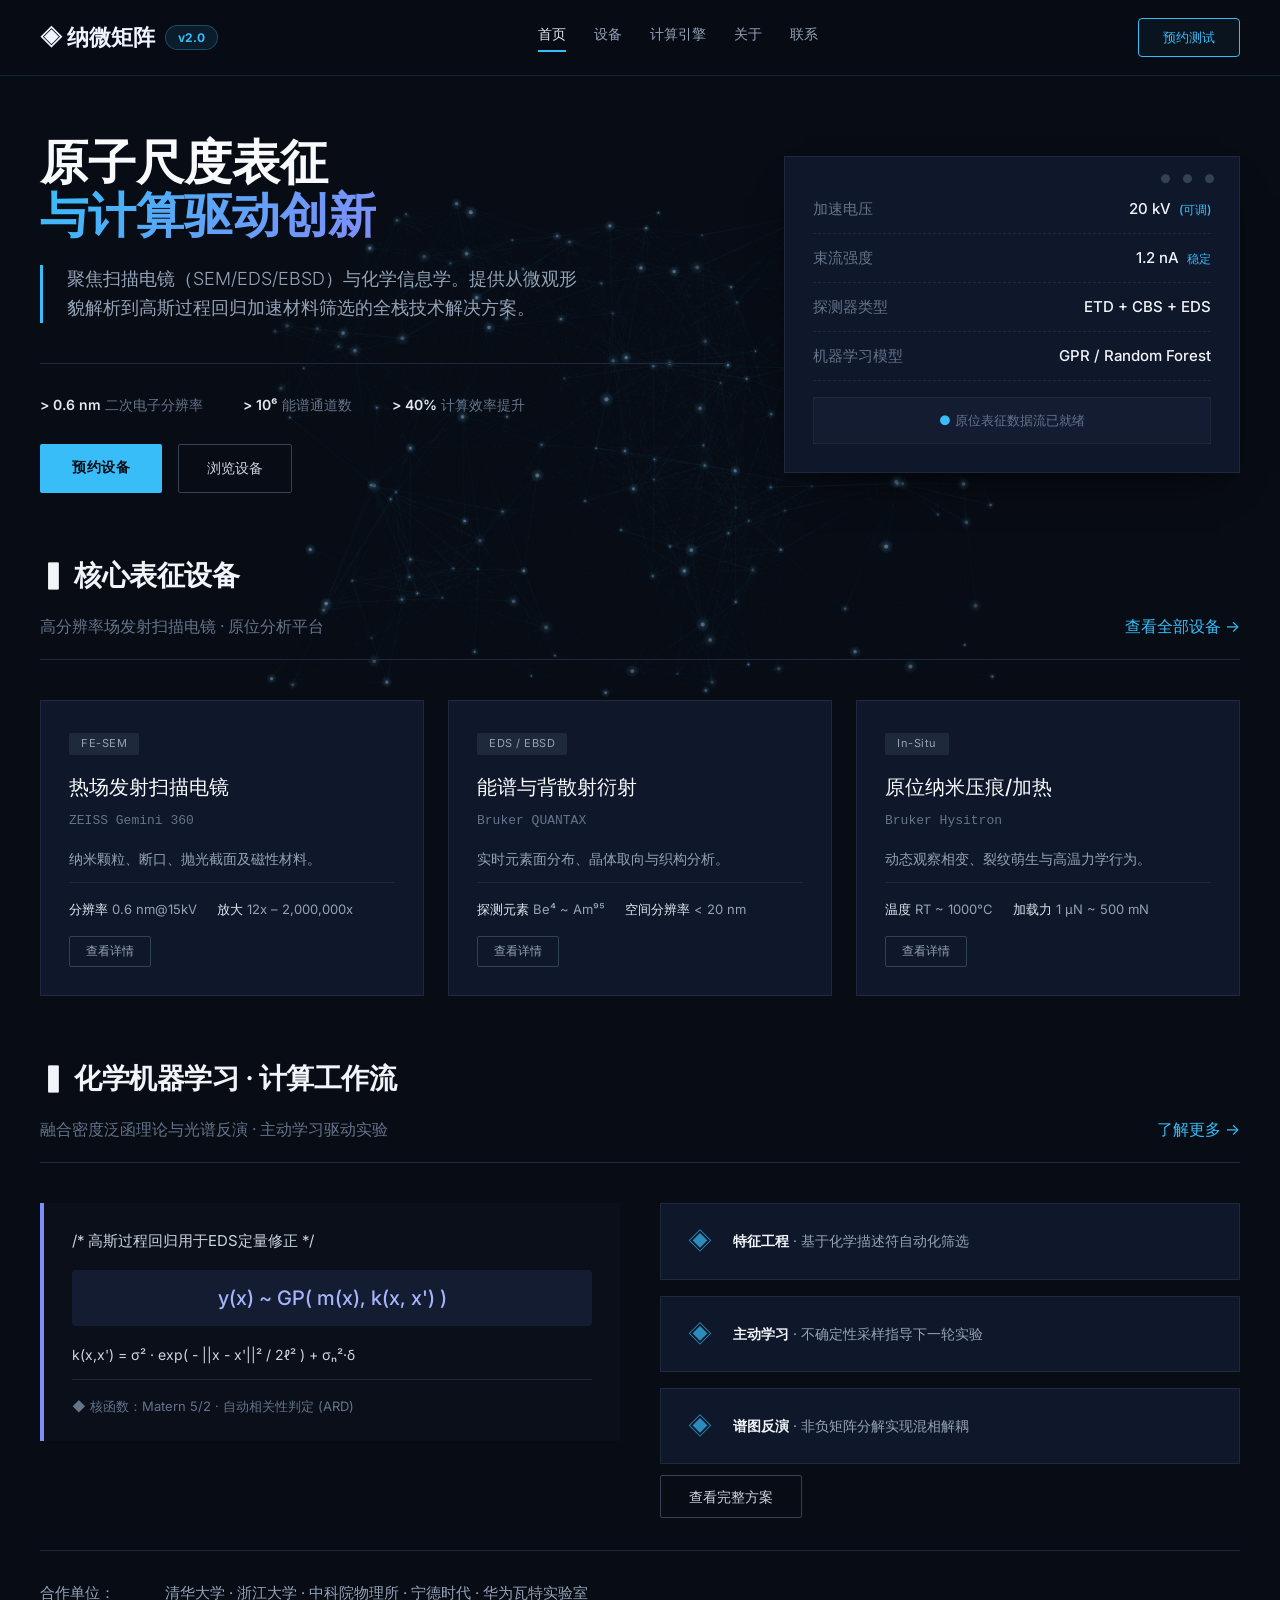
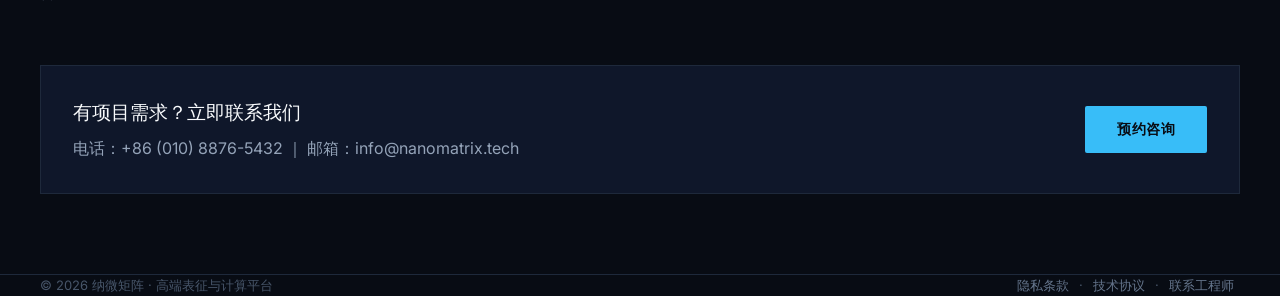
<file: index.html>
<!DOCTYPE html>
<html lang="zh-CN">
<head>
    <meta charset="UTF-8">
    <meta name="viewport" content="width=device-width, initial-scale=1.0">
    <title>纳微矩阵 · 高端表征与计算平台</title>
    <link href="https://fonts.googleapis.com/css2?family=Inter:opsz,wght@14..32,300;14..32,400;14..32,600;14..32,700&display=swap" rel="stylesheet">
    <link rel="stylesheet" href="style.css">
</head>
<body>

    <canvas id="particles-canvas"></canvas>

    <header>
        <div class="container nav-wrapper">
            <div class="logo">◈ 纳微矩阵 <span>v2.0</span></div>
            <div class="nav-links">
                <a href="index.html" class="active">首页</a>
                <a href="equipment.html">设备</a>
                <a href="computing.html">计算引擎</a>
                <a href="about.html">关于</a>
                <a href="contact.html">联系</a>
            </div>
            <a href="contact.html" class="nav-cta">预约测试</a>
        </div>
    </header>

    <main>
        <div class="container">

            <!-- ====== 英雄区 ====== -->
            <section class="hero">
                <div class="hero-grid">
                    <div>
                        <h1>原子尺度表征<br><span class="highlight">与计算驱动创新</span></h1>
                        <p class="sub">聚焦扫描电镜（SEM/EDS/EBSD）与化学信息学。提供从微观形貌解析到高斯过程回归加速材料筛选的全栈技术解决方案。</p>
                        <div class="hero-meta">
                            <div><strong>> 0.6 nm</strong> 二次电子分辨率</div>
                            <div><strong>> 10⁶</strong> 能谱通道数</div>
                            <div><strong>> 40%</strong> 计算效率提升</div>
                        </div>
                        <div style="margin-top:28px; display:flex; gap:16px; flex-wrap:wrap;">
                            <a href="contact.html" class="btn-primary">预约设备</a>
                            <a href="equipment.html" class="btn-outline">浏览设备</a>
                        </div>
                    </div>
                    <div class="hero-stats">
                        <div class="stat-item"><span class="stat-label">加速电压</span><span class="stat-value">20 kV <span class="unit">(可调)</span></span></div>
                        <div class="stat-item"><span class="stat-label">束流强度</span><span class="stat-value">1.2 nA <span class="unit">稳定</span></span></div>
                        <div class="stat-item"><span class="stat-label">探测器类型</span><span class="stat-value">ETD + CBS + EDS</span></div>
                        <div class="stat-item"><span class="stat-label">机器学习模型</span><span class="stat-value">GPR / Random Forest</span></div>
                        <div style="margin-top:16px; background:#131c31; padding:12px; text-align:center; font-size:13px; color:#64748b; border:1px solid #1e293b;">
                            <span style="color:#38bdf8;">●</span> 原位表征数据流已就绪
                        </div>
                    </div>
                </div>
            </section>

            <!-- ====== 设备概览（仅展示部分，更多请点链接） ====== -->
            <h2 class="section-title">▍ 核心表征设备</h2>
            <div class="section-sub">
                <span>高分辨率场发射扫描电镜 · 原位分析平台</span>
                <a href="equipment.html" style="color:#38bdf8;">查看全部设备 →</a>
            </div>

            <div class="device-grid">
                <div class="device-card">
                    <span class="device-tag">FE-SEM</span>
                    <h3>热场发射扫描电镜</h3>
                    <span class="model">ZEISS Gemini 360</span>
                    <p style="font-size:14px; color:#94a3b8;">纳米颗粒、断口、抛光截面及磁性材料。</p>
                    <div class="device-specs">
                        <span><strong>分辨率</strong> 0.6 nm@15kV</span>
                        <span><strong>放大</strong> 12x – 2,000,000x</span>
                    </div>
                    <button class="btn-detail" data-device="gemini360">查看详情</button>
                </div>
                <div class="device-card">
                    <span class="device-tag">EDS / EBSD</span>
                    <h3>能谱与背散射衍射</h3>
                    <span class="model">Bruker QUANTAX</span>
                    <p style="font-size:14px; color:#94a3b8;">实时元素面分布、晶体取向与织构分析。</p>
                    <div class="device-specs">
                        <span><strong>探测元素</strong> Be⁴ ~ Am⁹⁵</span>
                        <span><strong>空间分辨率</strong> < 20 nm</span>
                    </div>
                    <button class="btn-detail" data-device="quantax">查看详情</button>
                </div>
                <div class="device-card">
                    <span class="device-tag">In-Situ</span>
                    <h3>原位纳米压痕/加热</h3>
                    <span class="model">Bruker Hysitron</span>
                    <p style="font-size:14px; color:#94a3b8;">动态观察相变、裂纹萌生与高温力学行为。</p>
                    <div class="device-specs">
                        <span><strong>温度</strong> RT ~ 1000°C</span>
                        <span><strong>加载力</strong> 1 μN ~ 500 mN</span>
                    </div>
                    <button class="btn-detail" data-device="hysitron">查看详情</button>
                </div>
            </div>

            <!-- ====== 计算引擎简介 ====== -->
            <h2 class="section-title">▍ 化学机器学习 · 计算工作流</h2>
            <div class="section-sub">
                <span>融合密度泛函理论与光谱反演 · 主动学习驱动实验</span>
                <a href="computing.html" style="color:#38bdf8;">了解更多 →</a>
            </div>
            <div style="display:grid; grid-template-columns:1fr 1fr; gap:40px; margin-bottom:40px;">
                <div>
                    <div class="ml-math" style="background:#0a0f1a; border-left:4px solid #818cf8; padding:24px 28px;">
                        <p>/* 高斯过程回归用于EDS定量修正 */</p>
                        <div class="formula" style="color:#a5b4fc; font-size:20px; font-weight:500; margin:16px 0; background:#131c31; padding:12px 16px; border-radius:4px; text-align:center;">y(x) ~ GP( m(x), k(x, x') )</div>
                        <p style="font-size:14px;">k(x,x') = σ² · exp( - ||x - x'||² / 2ℓ² ) + σₙ²·δ</p>
                        <div class="caption" style="color:#64748b; font-size:13px; border-top:1px solid #1e293b; padding-top:16px; margin-top:12px;">◆ 核函数：Matern 5/2 · 自动相关性判定 (ARD)</div>
                    </div>
                </div>
                <div>
                    <div class="ml-features" style="display:flex; flex-direction:column; gap:16px;">
                        <div class="ml-feature-item" style="background:#0f172a; padding:18px 24px; border:1px solid #1e293b; display:flex; align-items:center; gap:18px;">
                            <span class="icon" style="color:#38bdf8; font-size:24px; opacity:0.7; width:30px; text-align:center;">◈</span>
                            <div class="desc" style="font-size:14px; color:#94a3b8;"><strong>特征工程</strong> · 基于化学描述符自动化筛选</div>
                        </div>
                        <div class="ml-feature-item" style="background:#0f172a; padding:18px 24px; border:1px solid #1e293b; display:flex; align-items:center; gap:18px;">
                            <span class="icon" style="color:#38bdf8; font-size:24px; opacity:0.7; width:30px; text-align:center;">◈</span>
                            <div class="desc" style="font-size:14px; color:#94a3b8;"><strong>主动学习</strong> · 不确定性采样指导下一轮实验</div>
                        </div>
                        <div class="ml-feature-item" style="background:#0f172a; padding:18px 24px; border:1px solid #1e293b; display:flex; align-items:center; gap:18px;">
                            <span class="icon" style="color:#38bdf8; font-size:24px; opacity:0.7; width:30px; text-align:center;">◈</span>
                            <div class="desc" style="font-size:14px; color:#94a3b8;"><strong>谱图反演</strong> · 非负矩阵分解实现混相解耦</div>
                        </div>
                    </div>
                    <div style="margin-top:20px;">
                        <a href="computing.html" class="btn-outline">查看完整方案</a>
                    </div>
                </div>
            </div>

            <!-- ====== 合作单位 ====== -->
            <div class="partners">
                <span>合作单位：</span>
                <span>清华大学 · 浙江大学 · 中科院物理所 · 宁德时代 · 华为瓦特实验室</span>
            </div>

            <!-- ====== 快速联系 ====== -->
            <div style="margin:60px 0 20px; background:#0f172a; border:1px solid #1e293b; padding:32px; display:flex; justify-content:space-between; align-items:center; flex-wrap:wrap; gap:20px;">
                <div>
                    <h3 style="color:#f8fafc; font-weight:500;">有项目需求？立即联系我们</h3>
                    <p style="color:#94a3b8; margin-top:8px;">电话：+86 (010) 8876-5432 ｜ 邮箱：info@nanomatrix.tech</p>
                </div>
                <a href="contact.html" class="btn-primary">预约咨询</a>
            </div>

        </div>
    </main>

    <footer class="container">
        <div>© 2026 纳微矩阵 · 高端表征与计算平台</div>
        <div>
            <a href="#">隐私条款</a> · <a href="#">技术协议</a> · <a href="mailto:info@nanomatrix.tech">联系工程师</a>
        </div>
    </footer>

    <!-- ===== 模态框 ===== -->
    <div id="deviceModal" class="modal-overlay">
        <div class="modal-box">
            <button class="close" id="modalClose">&times;</button>
            <h2 id="modalTitle">设备详情</h2>
            <div id="modalBody"></div>
        </div>
    </div>
    <div id="toast" class="toast"></div>

    <script src="script.js"></script>
</body>
</html>
</file>
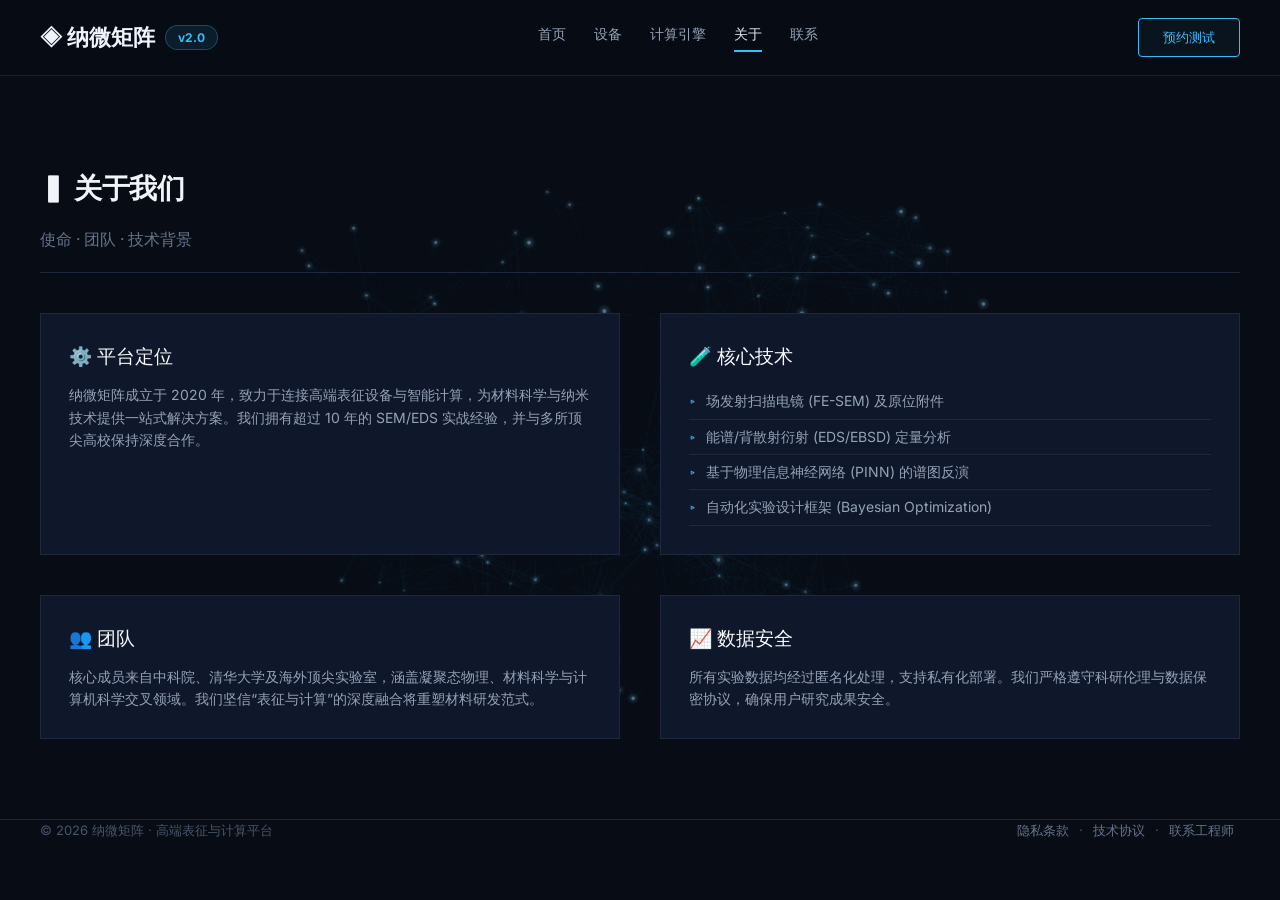
<file: about.html>
<!DOCTYPE html>
<html lang="zh-CN">
<head>
    <meta charset="UTF-8">
    <meta name="viewport" content="width=device-width, initial-scale=1.0">
    <title>关于 · 纳微矩阵</title>
    <link href="https://fonts.googleapis.com/css2?family=Inter:opsz,wght@14..32,300;14..32,400;14..32,600;14..32,700&display=swap" rel="stylesheet">
    <link rel="stylesheet" href="style.css">
</head>
<body>

    <canvas id="particles-canvas"></canvas>

    <header>
        <div class="container nav-wrapper">
            <div class="logo">◈ 纳微矩阵 <span>v2.0</span></div>
            <div class="nav-links">
                <a href="index.html">首页</a>
                <a href="equipment.html">设备</a>
                <a href="computing.html">计算引擎</a>
                <a href="about.html" class="active">关于</a>
                <a href="contact.html">联系</a>
            </div>
            <a href="contact.html" class="nav-cta">预约测试</a>
        </div>
    </header>

    <main>
        <div class="container">
            <h2 class="section-title">▍ 关于我们</h2>
            <div class="section-sub"><span>使命 · 团队 · 技术背景</span></div>

            <div class="about-grid">
                <div class="about-card">
                    <h3>⚙️ 平台定位</h3>
                    <p>纳微矩阵成立于 2020 年，致力于连接高端表征设备与智能计算，为材料科学与纳米技术提供一站式解决方案。我们拥有超过 10 年的 SEM/EDS 实战经验，并与多所顶尖高校保持深度合作。</p>
                </div>
                <div class="about-card">
                    <h3>🧪 核心技术</h3>
                    <ul>
                        <li>场发射扫描电镜 (FE-SEM) 及原位附件</li>
                        <li>能谱/背散射衍射 (EDS/EBSD) 定量分析</li>
                        <li>基于物理信息神经网络 (PINN) 的谱图反演</li>
                        <li>自动化实验设计框架 (Bayesian Optimization)</li>
                    </ul>
                </div>
                <div class="about-card">
                    <h3>👥 团队</h3>
                    <p>核心成员来自中科院、清华大学及海外顶尖实验室，涵盖凝聚态物理、材料科学与计算机科学交叉领域。我们坚信“表征与计算”的深度融合将重塑材料研发范式。</p>
                </div>
                <div class="about-card">
                    <h3>📈 数据安全</h3>
                    <p>所有实验数据均经过匿名化处理，支持私有化部署。我们严格遵守科研伦理与数据保密协议，确保用户研究成果安全。</p>
                </div>
            </div>
        </div>
    </main>

    <footer class="container">
        <div>© 2026 纳微矩阵 · 高端表征与计算平台</div>
        <div>
            <a href="#">隐私条款</a> · <a href="#">技术协议</a> · <a href="mailto:info@nanomatrix.tech">联系工程师</a>
        </div>
    </footer>

    <div id="toast" class="toast"></div>
    <script src="script.js"></script>
</body>
</html>
</file>
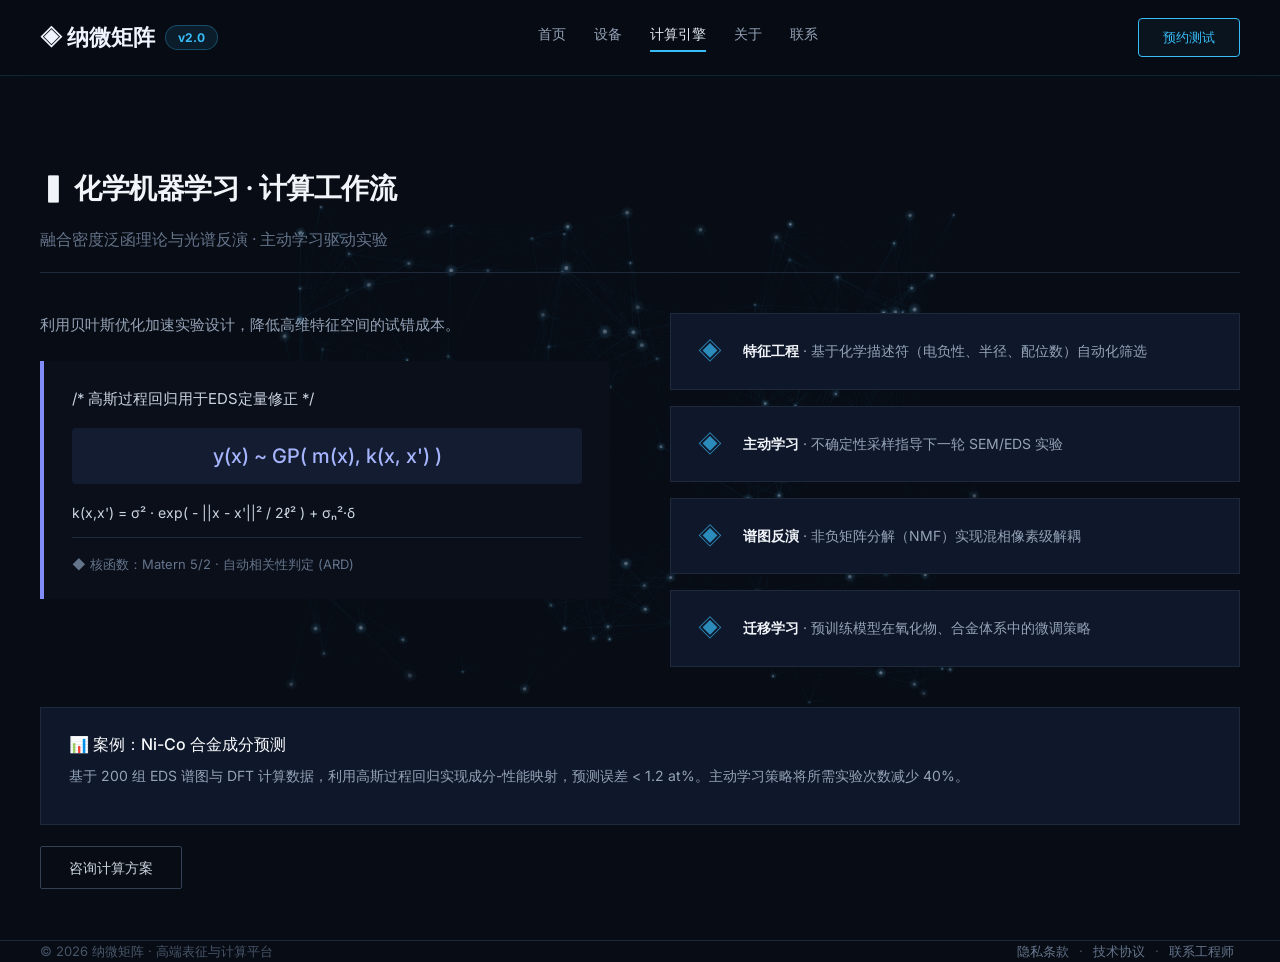
<file: computing.html>
<!DOCTYPE html>
<html lang="zh-CN">
<head>
    <meta charset="UTF-8">
    <meta name="viewport" content="width=device-width, initial-scale=1.0">
    <title>计算引擎 · 纳微矩阵</title>
    <link href="https://fonts.googleapis.com/css2?family=Inter:opsz,wght@14..32,300;14..32,400;14..32,600;14..32,700&display=swap" rel="stylesheet">
    <link rel="stylesheet" href="style.css">
</head>
<body>

    <canvas id="particles-canvas"></canvas>

    <header>
        <div class="container nav-wrapper">
            <div class="logo">◈ 纳微矩阵 <span>v2.0</span></div>
            <div class="nav-links">
                <a href="index.html">首页</a>
                <a href="equipment.html">设备</a>
                <a href="computing.html" class="active">计算引擎</a>
                <a href="about.html">关于</a>
                <a href="contact.html">联系</a>
            </div>
            <a href="contact.html" class="nav-cta">预约测试</a>
        </div>
    </header>

    <main>
        <div class="container">
            <h2 class="section-title">▍ 化学机器学习 · 计算工作流</h2>
            <div class="section-sub"><span>融合密度泛函理论与光谱反演 · 主动学习驱动实验</span></div>

            <div class="ml-grid">
                <div>
                    <p style="color:#94a3b8; margin-bottom:24px; font-size:15px;">利用贝叶斯优化加速实验设计，降低高维特征空间的试错成本。</p>
                    <div class="ml-math">
                        <p>/* 高斯过程回归用于EDS定量修正 */</p>
                        <div class="formula">y(x) ~ GP( m(x), k(x, x') )</div>
                        <p style="font-size:14px;">k(x,x') = σ² · exp( - ||x - x'||² / 2ℓ² ) + σₙ²·δ</p>
                        <div class="caption">◆ 核函数：Matern 5/2 · 自动相关性判定 (ARD)</div>
                    </div>
                </div>
                <div class="ml-features">
                    <div class="ml-feature-item"><div class="icon">◈</div><div class="desc"><strong>特征工程</strong> · 基于化学描述符（电负性、半径、配位数）自动化筛选</div></div>
                    <div class="ml-feature-item"><div class="icon">◈</div><div class="desc"><strong>主动学习</strong> · 不确定性采样指导下一轮 SEM/EDS 实验</div></div>
                    <div class="ml-feature-item"><div class="icon">◈</div><div class="desc"><strong>谱图反演</strong> · 非负矩阵分解（NMF）实现混相像素级解耦</div></div>
                    <div class="ml-feature-item"><div class="icon">◈</div><div class="desc"><strong>迁移学习</strong> · 预训练模型在氧化物、合金体系中的微调策略</div></div>
                </div>
            </div>

            <div class="case-study">
                <h4>📊 案例：Ni-Co 合金成分预测</h4>
                <p>基于 200 组 EDS 谱图与 DFT 计算数据，利用高斯过程回归实现成分-性能映射，预测误差 < 1.2 at%。主动学习策略将所需实验次数减少 40%。</p>
            </div>

            <div>
                <a href="contact.html" class="btn-outline">咨询计算方案</a>
            </div>
        </div>
    </main>

    <footer class="container">
        <div>© 2026 纳微矩阵 · 高端表征与计算平台</div>
        <div>
            <a href="#">隐私条款</a> · <a href="#">技术协议</a> · <a href="mailto:info@nanomatrix.tech">联系工程师</a>
        </div>
    </footer>

    <div id="toast" class="toast"></div>
    <script src="script.js"></script>
</body>
</html>
</file>
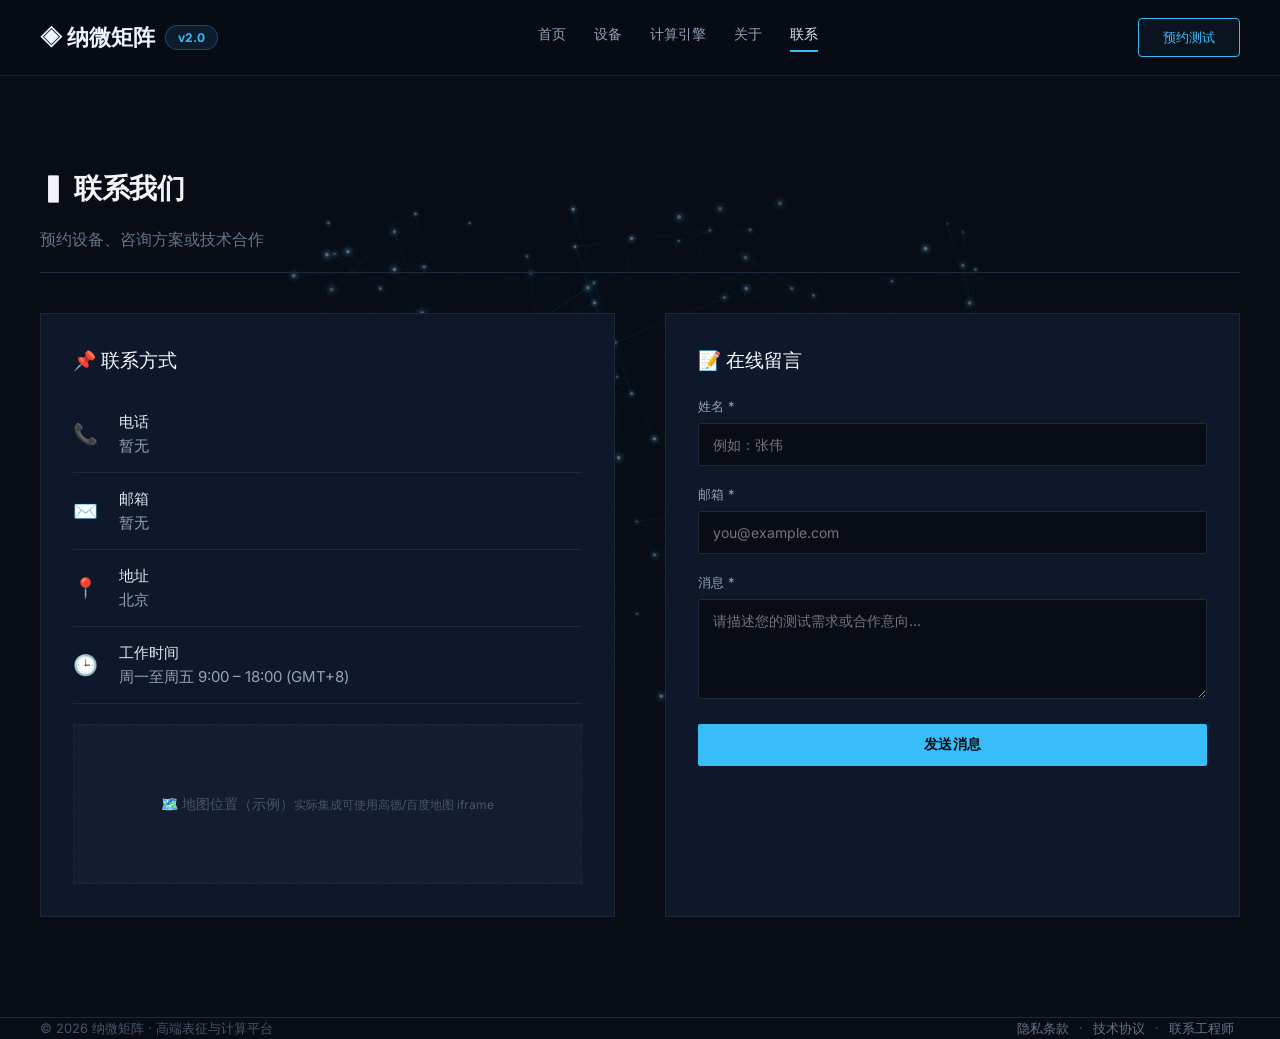
<file: contact.html>
<!DOCTYPE html>
<html lang="zh-CN">
<head>
    <meta charset="UTF-8">
    <meta name="viewport" content="width=device-width, initial-scale=1.0">
    <title>联系 · 纳微矩阵</title>
    <link href="https://fonts.googleapis.com/css2?family=Inter:opsz,wght@14..32,300;14..32,400;14..32,600;14..32,700&display=swap" rel="stylesheet">
    <link rel="stylesheet" href="style.css">
</head>
<body>

    <canvas id="particles-canvas"></canvas>

    <header>
        <div class="container nav-wrapper">
            <div class="logo">◈ 纳微矩阵 <span>v2.0</span></div>
            <div class="nav-links">
                <a href="index.html">首页</a>
                <a href="equipment.html">设备</a>
                <a href="computing.html">计算引擎</a>
                <a href="about.html">关于</a>
                <a href="contact.html" class="active">联系</a>
            </div>
            <a href="contact.html" class="nav-cta">预约测试</a>
        </div>
    </header>

    <main>
        <div class="container">
            <h2 class="section-title">▍ 联系我们</h2>
            <div class="section-sub"><span>预约设备、咨询方案或技术合作</span></div>

            <div class="contact-grid">
                <div class="contact-info">
                    <h3>📌 联系方式</h3>
                    <div class="contact-item">
                        <span class="icon">📞</span>
                        <div class="text"><strong>电话</strong><br>暂无</div>
                    </div>
                    <div class="contact-item">
                        <span class="icon">✉️</span>
                        <div class="text"><strong>邮箱</strong><br>暂无</div>
                    </div>
                    <div class="contact-item">
                        <span class="icon">📍</span>
                        <div class="text"><strong>地址</strong><br>北京</div>
                    </div>
                    <div class="contact-item">
                        <span class="icon">🕒</span>
                        <div class="text"><strong>工作时间</strong><br>周一至周五 9:00 – 18:00 (GMT+8)</div>
                    </div>
                    <div class="map-placeholder">🗺️ 地图位置（示例）<br><span style="font-size:12px;">实际集成可使用高德/百度地图 iframe</span></div>
                </div>

                <div class="contact-form">
                    <h3>📝 在线留言</h3>
                    <form id="contactForm">
                        <div class="form-group">
                            <label for="name">姓名 *</label>
                            <input type="text" id="name" placeholder="例如：张伟" required>
                        </div>
                        <div class="form-group">
                            <label for="email">邮箱 *</label>
                            <input type="email" id="email" placeholder="you@example.com" required>
                        </div>
                        <div class="form-group">
                            <label for="message">消息 *</label>
                            <textarea id="message" placeholder="请描述您的测试需求或合作意向…" required></textarea>
                        </div>
                        <button type="submit" class="btn-primary" style="width:100%;">发送消息</button>
                    </form>
                </div>
            </div>
        </div>
    </main>

    <footer class="container">
        <div>© 2026 纳微矩阵 · 高端表征与计算平台</div>
        <div>
            <a href="#">隐私条款</a> · <a href="#">技术协议</a> · <a href="mailto:info@nanomatrix.tech">联系工程师</a>
        </div>
    </footer>

    <div id="toast" class="toast"></div>
    <script src="script.js"></script>
</body>
</html>
</file>
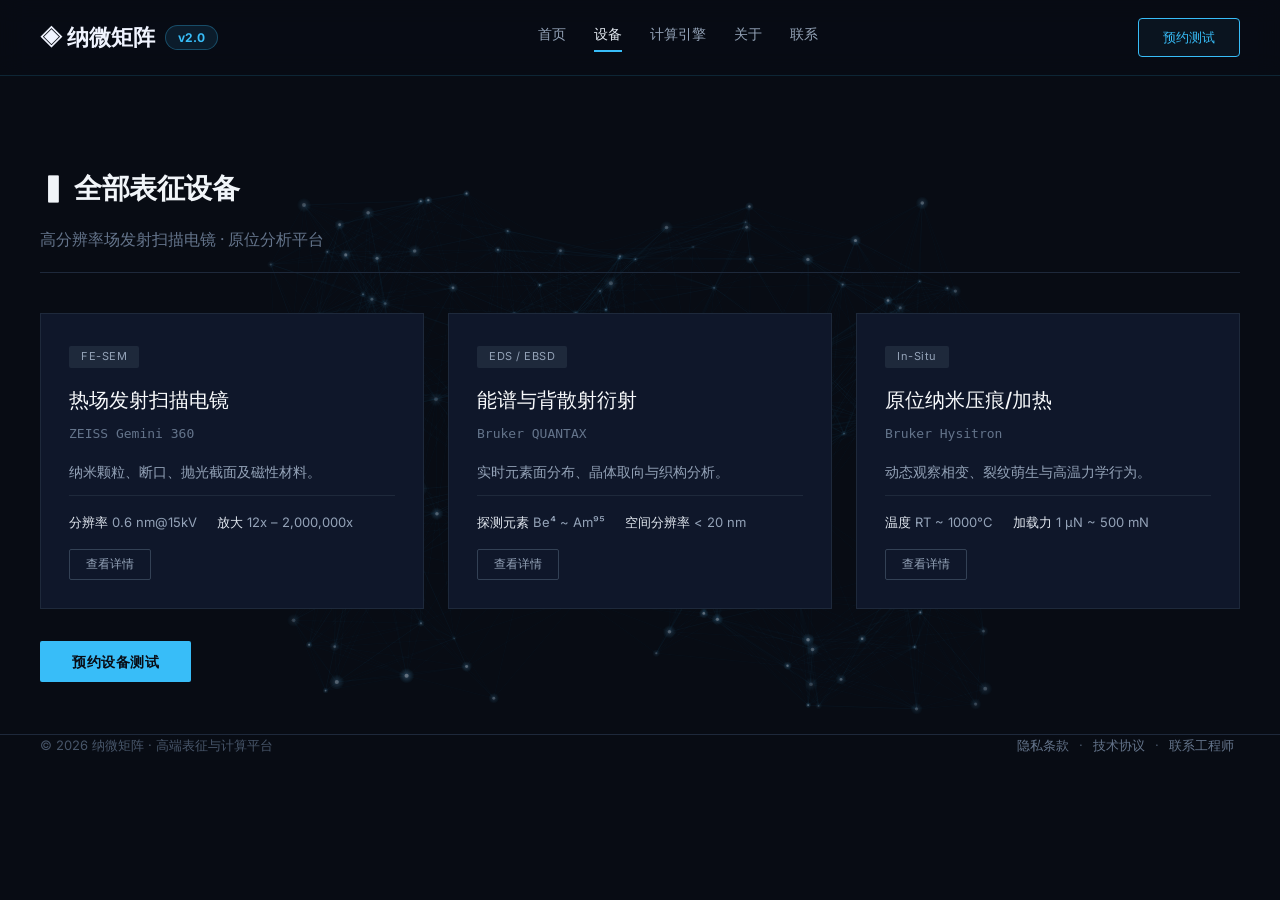
<file: equipment.html>
<!DOCTYPE html>
<html lang="zh-CN">
<head>
    <meta charset="UTF-8">
    <meta name="viewport" content="width=device-width, initial-scale=1.0">
    <title>设备 · 纳微矩阵</title>
    <link href="https://fonts.googleapis.com/css2?family=Inter:opsz,wght@14..32,300;14..32,400;14..32,600;14..32,700&display=swap" rel="stylesheet">
    <link rel="stylesheet" href="style.css">
</head>
<body>

    <canvas id="particles-canvas"></canvas>

    <header>
        <div class="container nav-wrapper">
            <div class="logo">◈ 纳微矩阵 <span>v2.0</span></div>
            <div class="nav-links">
                <a href="index.html">首页</a>
                <a href="equipment.html" class="active">设备</a>
                <a href="computing.html">计算引擎</a>
                <a href="about.html">关于</a>
                <a href="contact.html">联系</a>
            </div>
            <a href="contact.html" class="nav-cta">预约测试</a>
        </div>
    </header>

    <main>
        <div class="container">
            <h2 class="section-title">▍ 全部表征设备</h2>
            <div class="section-sub"><span>高分辨率场发射扫描电镜 · 原位分析平台</span></div>

            <div class="device-grid">
                <!-- 三个设备卡片，与首页相同但可扩展更多 -->
                <div class="device-card">
                    <span class="device-tag">FE-SEM</span>
                    <h3>热场发射扫描电镜</h3>
                    <span class="model">ZEISS Gemini 360</span>
                    <p style="font-size:14px; color:#94a3b8;">纳米颗粒、断口、抛光截面及磁性材料。</p>
                    <div class="device-specs">
                        <span><strong>分辨率</strong> 0.6 nm@15kV</span>
                        <span><strong>放大</strong> 12x – 2,000,000x</span>
                    </div>
                    <button class="btn-detail" data-device="gemini360">查看详情</button>
                </div>
                <div class="device-card">
                    <span class="device-tag">EDS / EBSD</span>
                    <h3>能谱与背散射衍射</h3>
                    <span class="model">Bruker QUANTAX</span>
                    <p style="font-size:14px; color:#94a3b8;">实时元素面分布、晶体取向与织构分析。</p>
                    <div class="device-specs">
                        <span><strong>探测元素</strong> Be⁴ ~ Am⁹⁵</span>
                        <span><strong>空间分辨率</strong> < 20 nm</span>
                    </div>
                    <button class="btn-detail" data-device="quantax">查看详情</button>
                </div>
                <div class="device-card">
                    <span class="device-tag">In-Situ</span>
                    <h3>原位纳米压痕/加热</h3>
                    <span class="model">Bruker Hysitron</span>
                    <p style="font-size:14px; color:#94a3b8;">动态观察相变、裂纹萌生与高温力学行为。</p>
                    <div class="device-specs">
                        <span><strong>温度</strong> RT ~ 1000°C</span>
                        <span><strong>加载力</strong> 1 μN ~ 500 mN</span>
                    </div>
                    <button class="btn-detail" data-device="hysitron">查看详情</button>
                </div>
                <!-- 可再添加更多设备 -->
            </div>

            <div style="margin-top:20px;">
                <a href="contact.html" class="btn-primary">预约设备测试</a>
            </div>
        </div>
    </main>

    <footer class="container">
        <div>© 2026 纳微矩阵 · 高端表征与计算平台</div>
        <div>
            <a href="#">隐私条款</a> · <a href="#">技术协议</a> · <a href="mailto:info@nanomatrix.tech">联系工程师</a>
        </div>
    </footer>

    <div id="deviceModal" class="modal-overlay">
        <div class="modal-box">
            <button class="close" id="modalClose">&times;</button>
            <h2 id="modalTitle">设备详情</h2>
            <div id="modalBody"></div>
        </div>
    </div>
    <div id="toast" class="toast"></div>

    <script src="script.js"></script>
</body>
</html>
</file>
<file: style.css>
/* ===== 全局重置 & 暗色基调 ===== */
* { margin: 0; padding: 0; box-sizing: border-box; }
body {
    font-family: 'Inter', sans-serif;
    background-color: #080c14;
    color: #c8d6e5;
    line-height: 1.6;
    -webkit-font-smoothing: antialiased;
}
a { color: inherit; text-decoration: none; }
.container { max-width: 1280px; margin: 0 auto; padding: 0 40px; }

/* ===== 滚动条 ===== */
::-webkit-scrollbar { width: 6px; background: #0f172a; }
::-webkit-scrollbar-thumb { background: #2a3a5c; border-radius: 0; }
::-webkit-scrollbar-thumb:hover { background: #4a7a9c; }

/* ===== 粒子画布背景 ===== */
#particles-canvas {
    position: fixed; top: 0; left: 0;
    width: 100%; height: 100%;
    z-index: 0;
    pointer-events: none;
    opacity: 0.5;
}

/* ===== 导航 ===== */
header {
    position: sticky; top: 0;
    z-index: 100;
    padding: 18px 0;
    background: rgba(8, 12, 20, 0.85);
    backdrop-filter: blur(12px);
    border-bottom: 1px solid rgba(56, 189, 248, 0.15);
}
.nav-wrapper {
    display: flex;
    justify-content: space-between;
    align-items: center;
}
.logo {
    font-size: 22px; font-weight: 700;
    color: #f0f4ff;
    display: flex; align-items: center; gap: 10px;
}
.logo span {
    color: #38bdf8;
    background: rgba(56, 189, 248, 0.1);
    padding: 2px 12px;
    border-radius: 20px;
    font-size: 12px;
    border: 1px solid rgba(56, 189, 248, 0.3);
}
.nav-links {
    display: flex;
    gap: 28px;
    font-size: 14px;
}
.nav-links a {
    color: #94a3b8;
    transition: 0.2s;
    border-bottom: 2px solid transparent;
    padding-bottom: 4px;
}
.nav-links a:hover,
.nav-links a.active {
    color: #e2e8f0;
    border-bottom-color: #38bdf8;
}
.nav-cta {
    background: transparent;
    border: 1px solid #38bdf8;
    color: #38bdf8;
    padding: 8px 24px;
    border-radius: 4px;
    font-size: 13px;
    font-weight: 500;
    cursor: pointer;
    transition: 0.2s;
    background: rgba(56, 189, 248, 0.05);
}
.nav-cta:hover {
    background: #38bdf8;
    color: #080c14;
}

/* ===== 主体内容 ===== */
main {
    position: relative;
    z-index: 5;
    padding: 30px 0 60px;
}

/* ===== 通用组件 ===== */
.section-title {
    font-size: 28px;
    font-weight: 600;
    color: #f1f5f9;
    margin: 60px 0 16px 0;
    letter-spacing: -0.5px;
}
.section-sub {
    color: #64748b;
    border-bottom: 1px solid #1e293b;
    padding-bottom: 20px;
    margin-bottom: 40px;
    display: flex;
    justify-content: space-between;
    flex-wrap: wrap;
}
.btn-primary {
    background: #38bdf8;
    border: none;
    color: #080c14;
    padding: 12px 32px;
    font-weight: 600;
    font-size: 14px;
    cursor: pointer;
    transition: 0.2s;
    border-radius: 2px;
    letter-spacing: 0.5px;
}
.btn-primary:hover {
    background: #7dd3fc;
    transform: scale(1.02);
}
.btn-outline {
    background: transparent;
    border: 1px solid #334155;
    color: #cbd5e1;
    padding: 12px 28px;
    font-weight: 400;
    font-size: 14px;
    cursor: pointer;
    transition: 0.2s;
    border-radius: 2px;
}
.btn-outline:hover {
    border-color: #64748b;
    background: #1e293b;
}

/* ===== 首页/设备卡片 ===== */
.device-grid {
    display: grid;
    grid-template-columns: repeat(3, 1fr);
    gap: 24px;
    margin-bottom: 40px;
}
.device-card {
    background: #0f172a;
    border: 1px solid #1e293b;
    padding: 28px;
    transition: 0.25s ease;
}
.device-card:hover {
    border-color: #38bdf8;
    transform: translateY(-4px);
    box-shadow: 0 12px 24px -12px rgba(56, 189, 248, 0.2);
}
.device-tag {
    display: inline-block;
    background: #1e293b;
    color: #94a3b8;
    font-size: 11px;
    padding: 2px 12px;
    letter-spacing: 0.5px;
    margin-bottom: 16px;
    border-radius: 2px;
}
.device-card h3 {
    color: #f8fafc;
    font-size: 20px;
    font-weight: 500;
    margin-bottom: 8px;
}
.device-card .model {
    color: #64748b;
    font-size: 13px;
    font-family: monospace;
    margin-bottom: 16px;
    display: block;
}
.device-specs {
    display: flex;
    flex-wrap: wrap;
    gap: 12px 20px;
    font-size: 13px;
    border-top: 1px solid #1e293b;
    padding-top: 16px;
    margin: 12px 0 16px;
}
.device-specs span { color: #94a3b8; }
.device-specs strong { color: #e2e8f0; font-weight: 500; }
.btn-detail {
    background: transparent;
    border: 1px solid #334155;
    color: #94a3b8;
    padding: 6px 16px;
    font-size: 12px;
    cursor: pointer;
    transition: 0.2s;
    border-radius: 2px;
}
.btn-detail:hover {
    background: #1e293b;
    color: #f1f5f9;
    border-color: #38bdf8;
}

/* ===== 模态框 ===== */
.modal-overlay {
    display: none;
    position: fixed;
    top: 0; left: 0;
    width: 100%; height: 100%;
    background: rgba(0,0,0,0.7);
    backdrop-filter: blur(4px);
    z-index: 200;
    justify-content: center;
    align-items: center;
}
.modal-overlay.active { display: flex; }
.modal-box {
    background: #0f172a;
    border: 1px solid #38bdf8;
    max-width: 600px;
    width: 90%;
    padding: 40px;
    position: relative;
    animation: fadeUp 0.3s ease;
}
@keyframes fadeUp {
    0% { opacity: 0; transform: translateY(12px); }
    100% { opacity: 1; transform: translateY(0); }
}
.modal-box .close {
    position: absolute;
    top: 16px;
    right: 20px;
    font-size: 24px;
    color: #64748b;
    cursor: pointer;
    background: none;
    border: none;
}
.modal-box .close:hover { color: #f1f5f9; }
.modal-box h2 { color: #f8fafc; font-weight: 500; margin-bottom: 16px; }
.detail-row {
    display: flex;
    justify-content: space-between;
    padding: 10px 0;
    border-bottom: 1px solid #1e293b;
    font-size: 14px;
}
.detail-row .label { color: #64748b; }
.detail-row .value { color: #e2e8f0; font-family: monospace; }

/* ===== Toast ===== */
.toast {
    position: fixed;
    bottom: 30px;
    left: 50%;
    transform: translateX(-50%);
    background: #1e293b;
    color: #e2e8f0;
    padding: 16px 32px;
    border-radius: 4px;
    border-left: 4px solid #38bdf8;
    font-size: 14px;
    z-index: 300;
    box-shadow: 0 8px 24px rgba(0,0,0,0.6);
    display: none;
    animation: fadeUp 0.3s ease;
}
.toast.show { display: block; }

/* ===== 联系页 ===== */
.contact-grid {
    display: grid;
    grid-template-columns: 1fr 1fr;
    gap: 50px;
    margin: 20px 0 40px;
}
.contact-info, .contact-form {
    background: #0f172a;
    border: 1px solid #1e293b;
    padding: 32px;
}
.contact-info h3, .contact-form h3 {
    color: #f8fafc;
    font-weight: 500;
    margin-bottom: 20px;
}
.contact-item {
    display: flex;
    align-items: center;
    gap: 16px;
    padding: 14px 0;
    border-bottom: 1px solid #1e293b;
}
.contact-item:last-child { border-bottom: none; }
.contact-item .icon { color: #38bdf8; font-size: 20px; width: 30px; }
.contact-item .text { color: #94a3b8; font-size: 15px; }
.contact-item .text strong { color: #e2e8f0; font-weight: 500; }
.map-placeholder {
    margin-top: 20px;
    background: #131c31;
    height: 160px;
    display: flex;
    align-items: center;
    justify-content: center;
    color: #475569;
    border: 1px dashed #1e293b;
    font-size: 14px;
}
.form-group {
    margin-bottom: 18px;
}
.form-group label {
    display: block;
    color: #94a3b8;
    font-size: 13px;
    margin-bottom: 6px;
}
.form-group input, .form-group textarea {
    width: 100%;
    padding: 12px 14px;
    background: #080c14;
    border: 1px solid #1e293b;
    color: #e2e8f0;
    font-size: 14px;
    border-radius: 2px;
    transition: 0.2s;
    font-family: inherit;
}
.form-group input:focus, .form-group textarea:focus {
    outline: none;
    border-color: #38bdf8;
    box-shadow: 0 0 0 2px rgba(56, 189, 248, 0.2);
}
.form-group textarea { height: 100px; resize: vertical; }

/* ===== 关于页 ===== */
.about-grid {
    display: grid;
    grid-template-columns: 1fr 1fr;
    gap: 40px;
    margin: 20px 0;
}
.about-card {
    background: #0f172a;
    border: 1px solid #1e293b;
    padding: 28px;
}
.about-card h3 { color: #f8fafc; font-weight: 500; margin-bottom: 12px; }
.about-card p { color: #94a3b8; font-size: 14px; }
.about-card ul { list-style: none; margin-top: 12px; }
.about-card ul li {
    color: #94a3b8;
    font-size: 14px;
    padding: 6px 0;
    border-bottom: 1px solid #1e293b;
    display: flex;
    gap: 10px;
}
.about-card ul li::before { content: "▹"; color: #38bdf8; }

/* ===== 计算引擎页 ===== */
.ml-grid {
    display: grid;
    grid-template-columns: 1fr 1fr;
    gap: 60px;
    margin: 20px 0 40px;
}
.ml-math {
    background: #0a0f1a;
    border-left: 4px solid #818cf8;
    padding: 24px 28px;
    font-family: 'Inter', monospace;
}
.ml-math p { color: #cbd5e1; font-size: 15px; line-height: 1.8; }
.ml-math .formula {
    color: #a5b4fc;
    font-size: 20px;
    font-weight: 500;
    margin: 16px 0;
    background: #131c31;
    padding: 12px 16px;
    border-radius: 4px;
    text-align: center;
}
.ml-math .caption {
    color: #64748b;
    font-size: 13px;
    border-top: 1px solid #1e293b;
    padding-top: 16px;
    margin-top: 12px;
}
.ml-features {
    display: flex;
    flex-direction: column;
    gap: 16px;
}
.ml-feature-item {
    background: #0f172a;
    padding: 18px 24px;
    border: 1px solid #1e293b;
    display: flex;
    align-items: center;
    gap: 18px;
}
.ml-feature-item .icon {
    color: #38bdf8;
    font-size: 24px;
    opacity: 0.7;
    width: 30px;
    text-align: center;
}
.ml-feature-item .desc { font-size: 14px; color: #94a3b8; }
.ml-feature-item .desc strong { color: #f1f5f9; }
.case-study {
    background: #0f172a;
    border: 1px solid #1e293b;
    padding: 24px 28px;
    margin: 30px 0;
}
.case-study h4 { color: #f8fafc; font-weight: 500; }
.case-study p { color: #94a3b8; font-size: 14px; margin: 8px 0 12px; }

/* ===== 首页 Hero ===== */
.hero-grid {
    display: grid;
    grid-template-columns: 1.2fr 0.8fr;
    gap: 60px;
    align-items: center;
    margin: 30px 0 50px;
}
.hero h1 {
    font-size: 48px;
    font-weight: 600;
    line-height: 1.1;
    color: #f8fafc;
}
.hero h1 .highlight {
    background: linear-gradient(135deg, #38bdf8, #818cf8);
    -webkit-background-clip: text;
    -webkit-text-fill-color: transparent;
    background-clip: text;
}
.hero p.sub {
    font-size: 18px;
    color: #94a3b8;
    margin-top: 24px;
    max-width: 540px;
    font-weight: 300;
    border-left: 3px solid #38bdf8;
    padding-left: 24px;
}
.hero-meta {
    display: flex;
    gap: 40px;
    margin-top: 40px;
    font-size: 14px;
    color: #64748b;
    border-top: 1px solid #1e293b;
    padding-top: 30px;
}
.hero-meta strong { color: #e2e8f0; font-weight: 600; }
.hero-stats {
    background: #0f172a;
    border: 1px solid #1e293b;
    padding: 28px;
    box-shadow: 0 20px 40px -20px rgba(0,0,0,0.8);
    position: relative;
}
.hero-stats::before {
    content: "● ● ●";
    position: absolute;
    top: 12px;
    right: 20px;
    color: #334155;
    letter-spacing: 4px;
    font-size: 12px;
}
.stat-item {
    display: flex;
    justify-content: space-between;
    padding: 12px 0;
    border-bottom: 1px dashed #1e293b;
    font-size: 15px;
}
.stat-item:last-child { border-bottom: none; }
.stat-label { color: #64748b; }
.stat-value { color: #f1f5f9; font-family: 'Inter', monospace; font-weight: 500; }
.stat-value .unit { color: #38bdf8; font-size: 12px; margin-left: 4px; }

.partners {
    display: flex;
    flex-wrap: wrap;
    gap: 30px 50px;
    margin: 40px 0 20px;
    color: #475569;
    font-size: 15px;
    border-top: 1px solid #1e293b;
    padding-top: 30px;
}
.partners span { color: #94a3b8; }

/* ===== Footer ===== */
footer {
    border-top: 1px solid #1e293b;
    padding: 30px 0;
    color: #475569;
    font-size: 13px;
    display: flex;
    justify-content: space-between;
    flex-wrap: wrap;
    gap: 12px;
}
footer a { color: #64748b; margin: 0 6px; }
footer a:hover { color: #94a3b8; }

/* ===== 响应式 ===== */
@media (max-width: 1024px) {
    .hero-grid, .ml-grid, .contact-grid, .about-grid { grid-template-columns: 1fr; }
    .device-grid { grid-template-columns: 1fr 1fr; }
}
@media (max-width: 640px) {
    .device-grid { grid-template-columns: 1fr; }
    .nav-links { gap: 14px; font-size: 13px; flex-wrap: wrap; }
    .hero h1 { font-size: 32px; }
    .container { padding: 0 20px; }
    .contact-grid { gap: 30px; }
}
</file>
